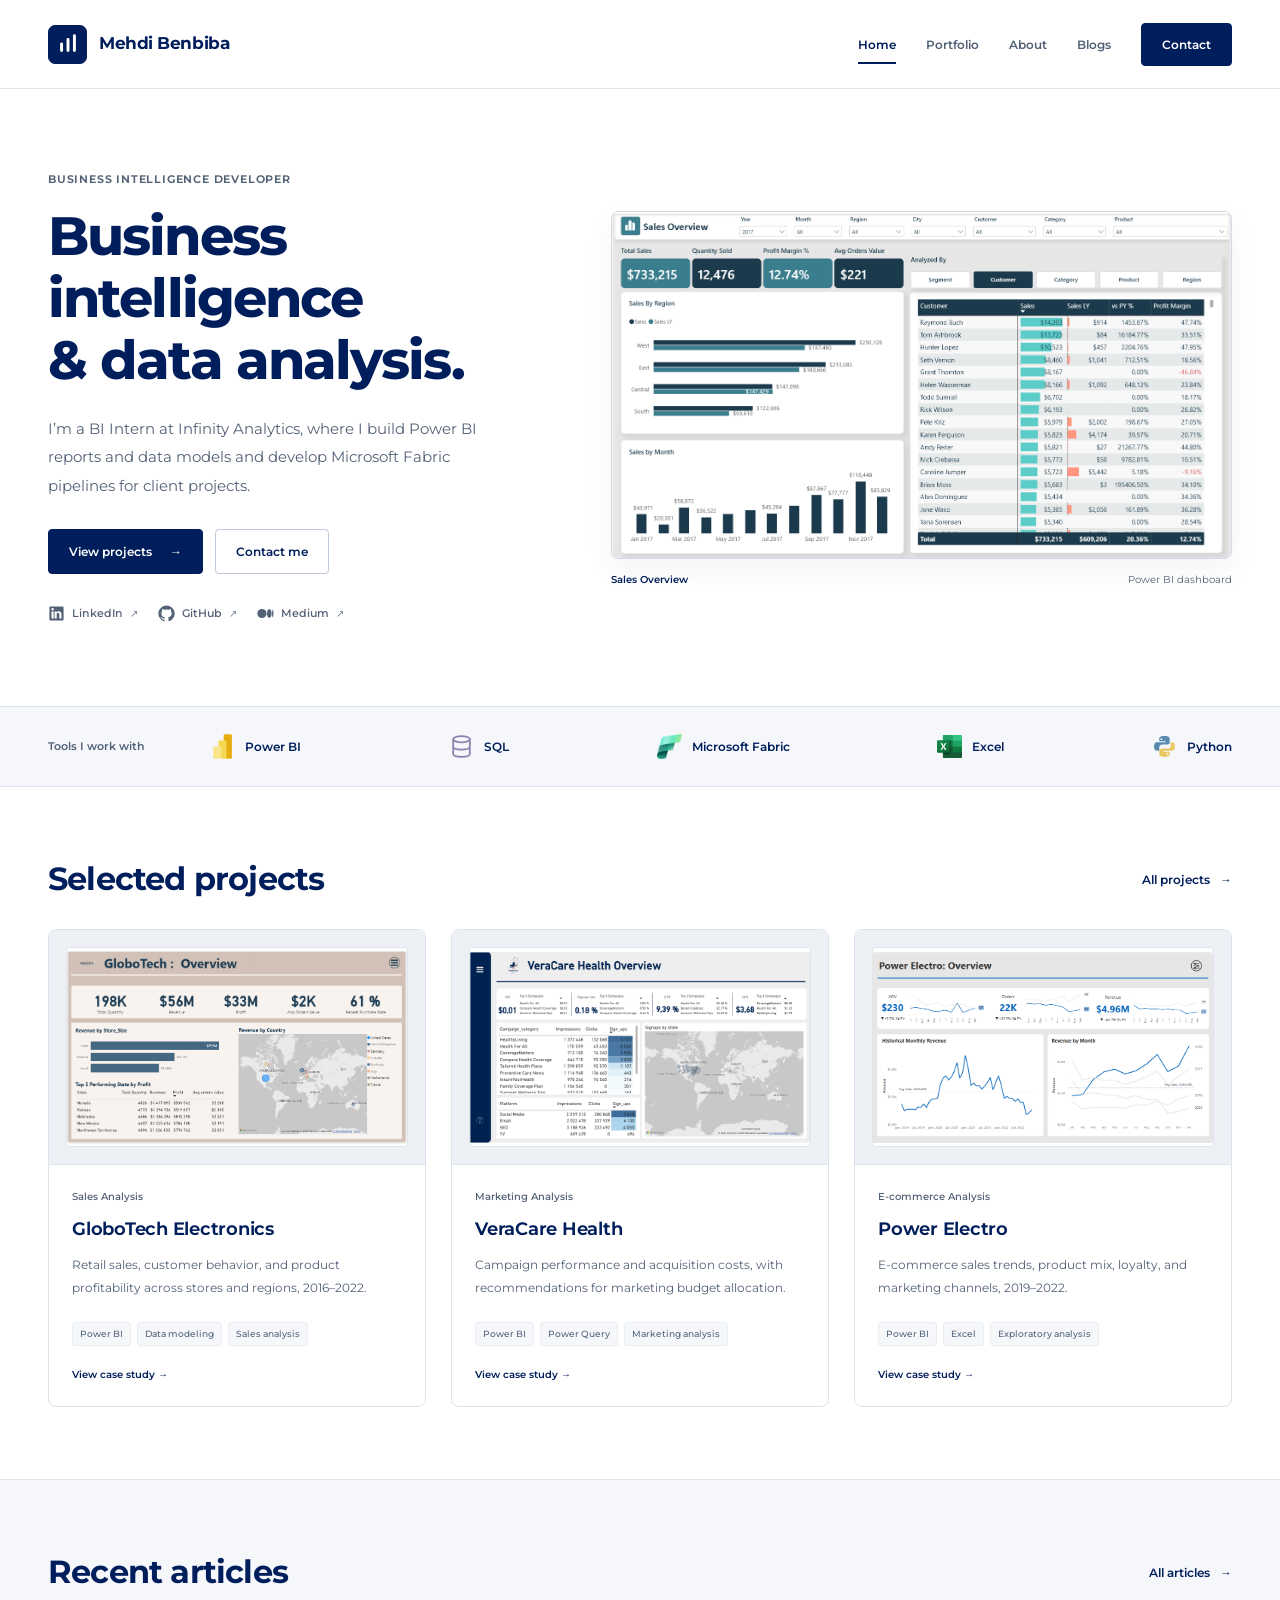
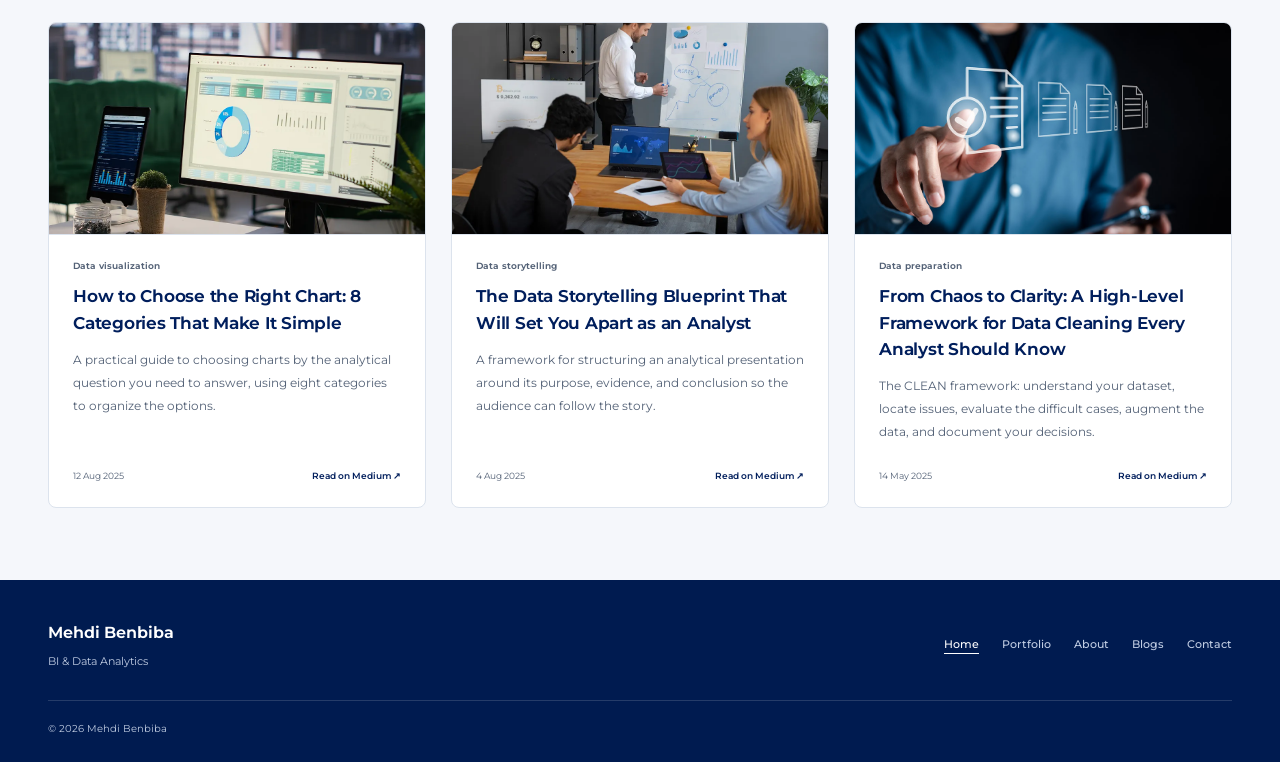
<file: index.html>
<!DOCTYPE html>
<html lang="en">
<head>
  <meta charset="UTF-8">
  <meta name="viewport" content="width=device-width, initial-scale=1">
  <meta name="description" content="Mehdi Benbiba, Business Intelligence Developer. Power BI reports, data models, and Microsoft Fabric pipelines.">
  <meta name="theme-color" content="#001e5c">
  <title>Business Intelligence Developer | Mehdi Benbiba</title>
  <link rel="icon" href="assets/icons/favicon.svg" type="image/svg+xml">
  <link rel="preload" href="assets/fonts/montserrat-latin.woff2" as="font" type="font/woff2" crossorigin>
  <link rel="stylesheet" href="assets/css/styles.css">
</head>
<body id="top" data-page="index">
  <a class="skip" href="#main">Skip to content</a>
  <header class="site-header">
    <div class="header wrap">
      <a class="brand" href="index.html" aria-label="Mehdi Benbiba, home"><span class="brand-mark" aria-hidden="true"><svg viewBox="0 0 24 24" width="22" height="22" fill="none"><path d="M5 19v-7m7 7V7m7 12V3" stroke="currentColor" stroke-width="3.2" stroke-linecap="round"/></svg></span><span data-content="name">Mehdi Benbiba</span></a>
      <button class="menu-toggle" type="button" aria-expanded="false" aria-controls="primary-navigation"><span>Menu</span><svg viewBox="0 0 24 24" width="20" height="20" aria-hidden="true"><path d="M4 7h16M4 12h16M4 17h16" stroke="currentColor" stroke-width="1.7" fill="none"/></svg></button>
      <nav class="top-nav" id="primary-navigation" aria-label="Main navigation"><a href="index.html" aria-current="page">Home</a><a href="portfolio.html">Portfolio</a><a href="about.html">About</a><a href="blogs.html">Blogs</a><a href="contact.html">Contact</a></nav>
    </div>
  </header>
  <main id="main" tabindex="-1">
<section class="hero wrap"><div class="hero-copy"><p class="eyebrow" data-content="role">Business Intelligence Developer</p><h1>Business intelligence<br>&amp; data analysis.</h1><p class="hero-description" data-content="intro"></p><div class="actions"><a class="btn btn-primary" href="portfolio.html">View projects <span aria-hidden="true">→</span></a><a class="btn btn-secondary" href="contact.html">Contact me</a></div><div class="public-socials" data-social-links></div></div><figure class="hero-dashboard"><button class="dashboard-zoom" type="button" aria-label="Enlarge Sales Overview dashboard"><img src="assets/images/sales-overview.png" alt="Sales Overview Power BI dashboard" fetchpriority="high" width="1447" height="810"><span class="zoom-label"><svg width="16" height="16" viewBox="0 0 24 24" fill="none" stroke="currentColor" stroke-width="1.6" aria-hidden="true"><path d="M8 3H3v5m13-5h5v5M3 16v5h5m13-5v5h-5"/></svg>View full size</span></button><figcaption><span>Sales Overview</span><span>Power BI dashboard</span></figcaption></figure></section>
<section class="tools-section" id="tools" aria-labelledby="tools-title"><div class="wrap tools-inner"><h2 id="tools-title">Tools I work with</h2><div class="stack"><div class="stack-item"><img class="tool-icon" src="assets/icons/power-bi.png" alt="">Power BI</div><div class="stack-item"><img class="tool-icon" src="assets/icons/sql.svg" alt="">SQL</div><div class="stack-item"><img class="tool-icon" src="assets/icons/fabric.png" alt="">Microsoft Fabric</div><div class="stack-item"><img class="tool-icon" src="assets/icons/excel.png" alt="">Excel</div><div class="stack-item"><img class="tool-icon" src="assets/icons/python.svg" alt="">Python</div></div></div></section>
<section class="section wrap"><div class="section-heading"><h2>Selected projects</h2><a class="text-link" href="portfolio.html">All projects <span aria-hidden="true">→</span></a></div><div class="projects" data-project-grid="featured"></div></section>
<section class="writing-section"><div class="section wrap"><div class="section-heading"><h2>Recent articles</h2><a class="text-link" href="blogs.html">All articles <span aria-hidden="true">→</span></a></div><div class="blog-grid" data-blog-grid="featured"></div></div></section>
    <noscript><p class="wrap empty-state">Enable JavaScript to view the saved portfolio content.</p></noscript>
  </main>
  <footer class="site-footer"><div class="wrap footer-inner"><div><a class="footer-name" href="index.html" data-content="name">Mehdi Benbiba</a><p>BI &amp; Data Analytics</p></div><nav class="footer-nav" aria-label="Footer navigation"><a href="index.html" aria-current="page">Home</a><a href="portfolio.html">Portfolio</a><a href="about.html">About</a><a href="blogs.html">Blogs</a><a href="contact.html">Contact</a></nav></div><div class="wrap footer-bottom"><span>© 2026 <span data-content="name">Mehdi Benbiba</span></span><a href="editor.html" data-editor-link hidden>Portfolio editor</a></div></footer>
<dialog class="dialog" id="project-dialog" aria-labelledby="project-dialog-title"><div class="dialog-header"><div><div class="eyebrow" id="project-dialog-category"></div><h2 id="project-dialog-title"></h2></div><button class="close-dialog" aria-label="Close case study" type="button">×</button></div><div id="project-dialog-content"></div></dialog><dialog class="dialog dashboard-dialog" id="dashboard-dialog" aria-labelledby="dashboard-dialog-title"><div class="dialog-header"><h2 id="dashboard-dialog-title">Sales Overview</h2><button class="close-dialog" aria-label="Close dashboard preview" type="button">×</button></div><img class="full-dashboard" src="assets/images/sales-overview.png" alt="Sales Overview dashboard with sales, quantity, margin, regional comparisons, and customer performance."></dialog>
  <script src="assets/js/content-data.js"></script>
  <script src="assets/js/main.js" defer></script>
  
</body>
</html>
</file>
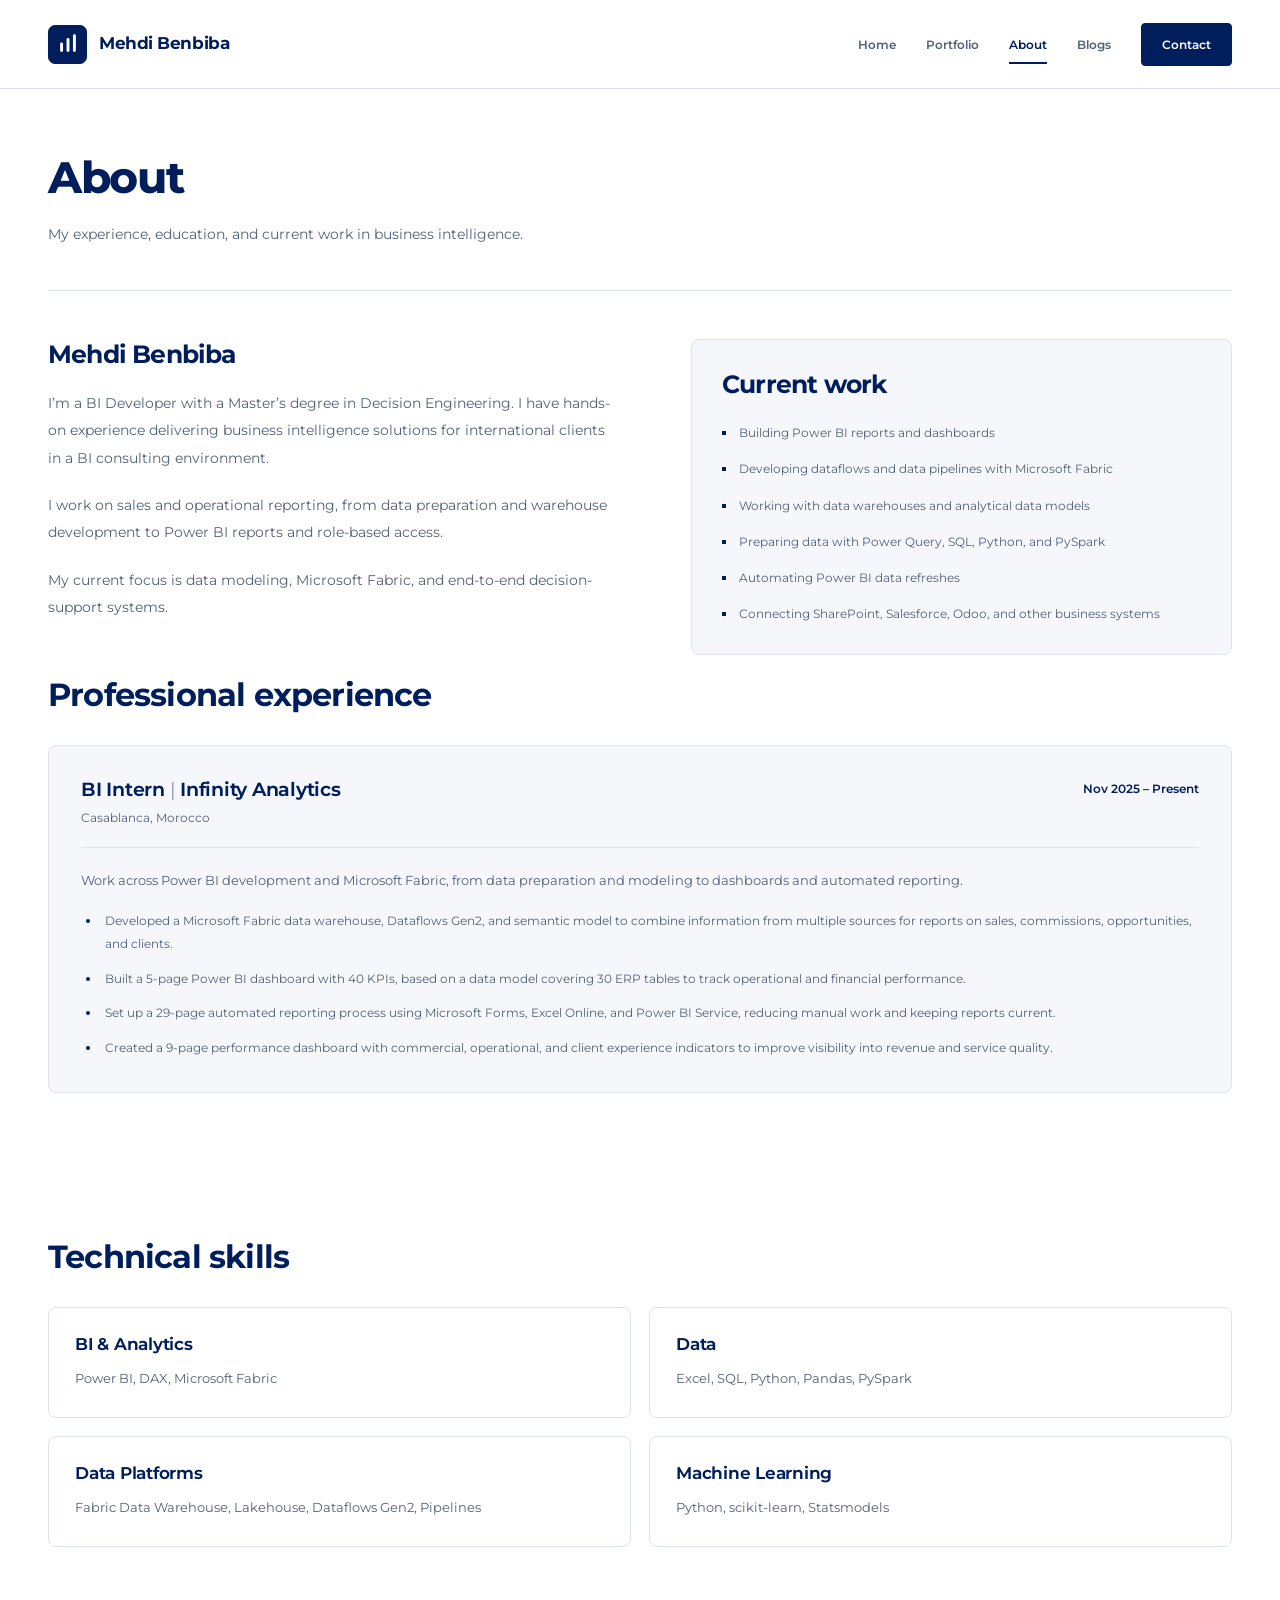
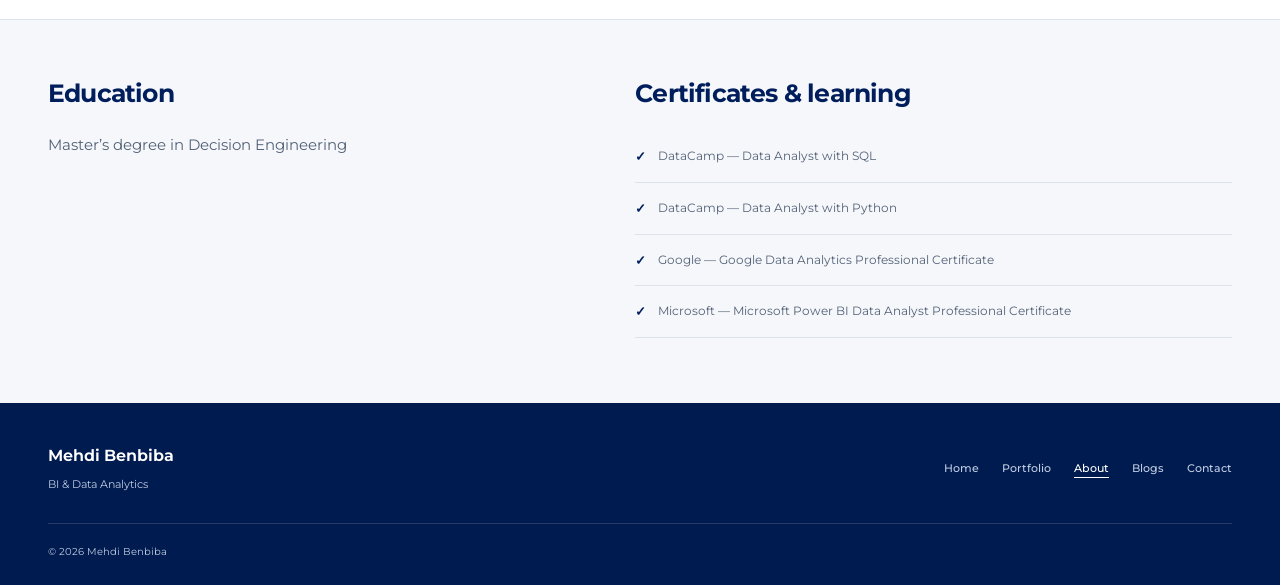
<file: about.html>
<!DOCTYPE html>
<html lang="en">
<head>
  <meta charset="UTF-8">
  <meta name="viewport" content="width=device-width, initial-scale=1">
  <meta name="description" content="Mehdi Benbiba’s BI consulting experience, Master’s in Decision Engineering, technical skills, and professional certificates.">
  <meta name="theme-color" content="#001e5c">
  <title>About | Mehdi Benbiba</title>
  <link rel="icon" href="assets/icons/favicon.svg" type="image/svg+xml">
  <link rel="preload" href="assets/fonts/montserrat-latin.woff2" as="font" type="font/woff2" crossorigin>
  <link rel="stylesheet" href="assets/css/styles.css">
</head>
<body id="top" data-page="about">
  <a class="skip" href="#main">Skip to content</a>
  <header class="site-header">
    <div class="header wrap">
      <a class="brand" href="index.html" aria-label="Mehdi Benbiba, home"><span class="brand-mark" aria-hidden="true"><svg viewBox="0 0 24 24" width="22" height="22" fill="none"><path d="M5 19v-7m7 7V7m7 12V3" stroke="currentColor" stroke-width="3.2" stroke-linecap="round"/></svg></span><span data-content="name">Mehdi Benbiba</span></a>
      <button class="menu-toggle" type="button" aria-expanded="false" aria-controls="primary-navigation"><span>Menu</span><svg viewBox="0 0 24 24" width="20" height="20" aria-hidden="true"><path d="M4 7h16M4 12h16M4 17h16" stroke="currentColor" stroke-width="1.7" fill="none"/></svg></button>
      <nav class="top-nav" id="primary-navigation" aria-label="Main navigation"><a href="index.html">Home</a><a href="portfolio.html">Portfolio</a><a href="about.html" aria-current="page">About</a><a href="blogs.html">Blogs</a><a href="contact.html">Contact</a></nav>
    </div>
  </header>
  <main id="main" tabindex="-1">
<section class="page-intro wrap"><h1>About</h1><p>My experience, education, and current work in business intelligence.</p></section><section class="about-section wrap"><div class="about-grid"><div class="about-intro"><h2 data-content="name">Mehdi Benbiba</h2><div data-content="about" data-paragraphs></div><p data-content="focus"></p></div><aside class="current-work"><h2>Current work</h2><ul class="work-list" data-work-list></ul></aside></div></section><section class="section wrap experience-section" aria-labelledby="experience-title">
  <div class="section-heading"><h2 id="experience-title">Professional experience</h2></div>
  <article class="experience-card">
    <header class="experience-header">
      <div>
        <h3>BI Intern <span class="experience-separator">|</span> Infinity Analytics</h3>
        <p class="experience-company-meta">Casablanca, Morocco</p>
      </div>
      <p class="experience-date"><time datetime="2025-11">Nov 2025</time> – Present</p>
    </header>
    <p class="experience-summary">Work across Power BI development and Microsoft Fabric, from data preparation and modeling to dashboards and automated reporting.</p>
    <ul class="experience-highlights">
      <li>Developed a Microsoft Fabric data warehouse, Dataflows Gen2, and semantic model to combine information from multiple sources for reports on sales, commissions, opportunities, and clients.</li>
      <li>Built a 5-page Power BI dashboard with 40 KPIs, based on a data model covering 30 ERP tables to track operational and financial performance.</li>
      <li>Set up a 29-page automated reporting process using Microsoft Forms, Excel Online, and Power BI Service, reducing manual work and keeping reports current.</li>
      <li>Created a 9-page performance dashboard with commercial, operational, and client experience indicators to improve visibility into revenue and service quality.</li>
    </ul>
  </article>
</section><section class="section wrap"><div class="section-heading"><h2>Technical skills</h2></div><div class="skill-grid" data-skills></div></section><section class="qualifications-section"><div class="wrap qualifications-grid"><div><h2>Education</h2><p class="education-text" data-content="education"></p></div><div><h2>Certificates &amp; learning</h2><div data-certifications></div></div></div></section>
    <noscript><p class="wrap empty-state">Enable JavaScript to view the saved portfolio content.</p></noscript>
  </main>
  <footer class="site-footer"><div class="wrap footer-inner"><div><a class="footer-name" href="index.html" data-content="name">Mehdi Benbiba</a><p>BI &amp; Data Analytics</p></div><nav class="footer-nav" aria-label="Footer navigation"><a href="index.html">Home</a><a href="portfolio.html">Portfolio</a><a href="about.html" aria-current="page">About</a><a href="blogs.html">Blogs</a><a href="contact.html">Contact</a></nav></div><div class="wrap footer-bottom"><span>© 2026 <span data-content="name">Mehdi Benbiba</span></span><a href="editor.html" data-editor-link hidden>Portfolio editor</a></div></footer>

  <script src="assets/js/content-data.js"></script>
  <script src="assets/js/main.js" defer></script>
  
</body>
</html>
</file>
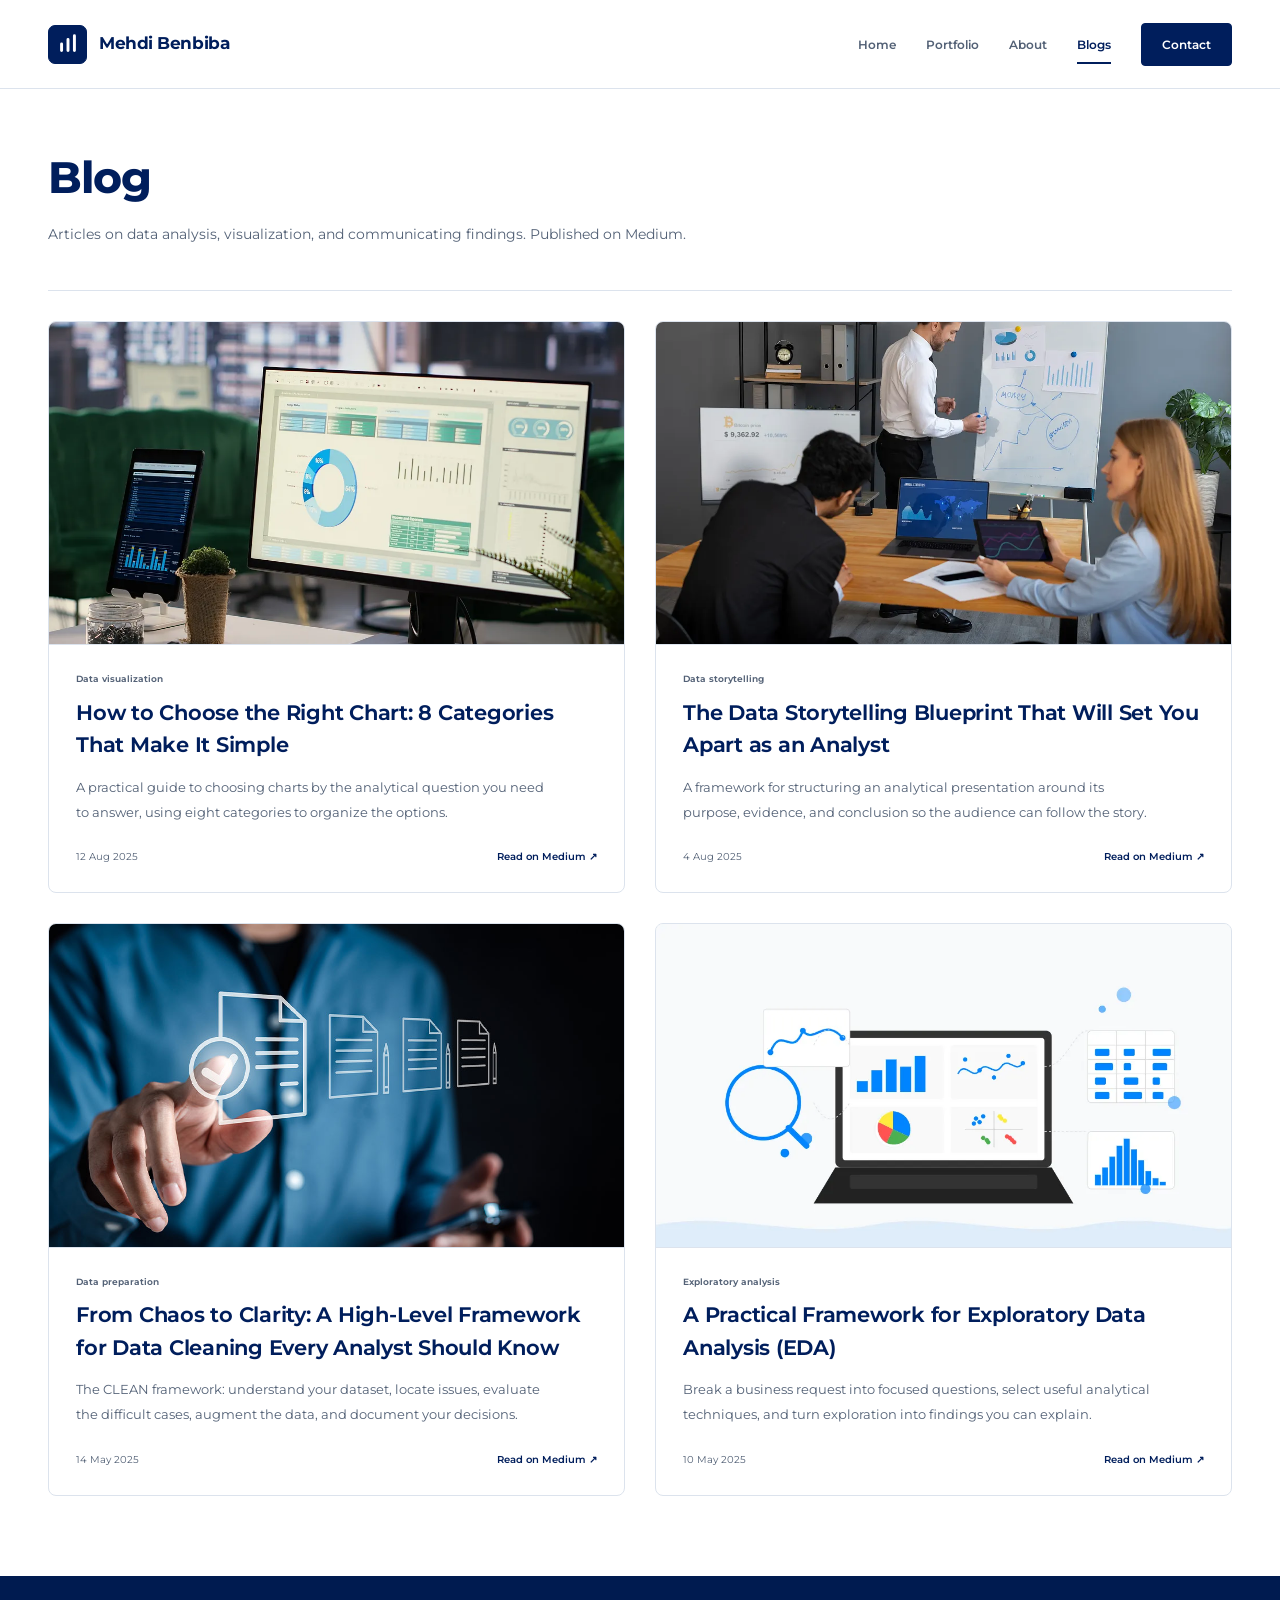
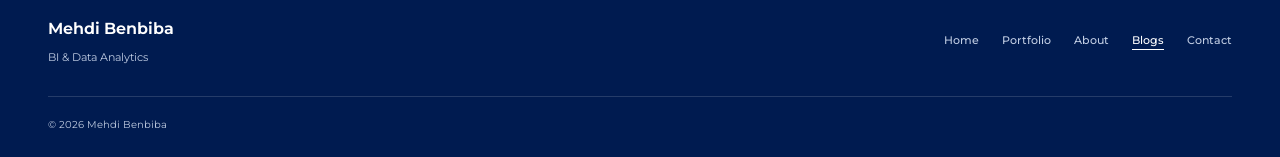
<file: blogs.html>
<!DOCTYPE html>
<html lang="en">
<head>
  <meta charset="UTF-8">
  <meta name="viewport" content="width=device-width, initial-scale=1">
  <meta name="description" content="Mehdi Benbiba’s articles on chart selection, storytelling, data cleaning, and exploratory data analysis.">
  <meta name="theme-color" content="#001e5c">
  <title>Blog | Mehdi Benbiba</title>
  <link rel="icon" href="assets/icons/favicon.svg" type="image/svg+xml">
  <link rel="preload" href="assets/fonts/montserrat-latin.woff2" as="font" type="font/woff2" crossorigin>
  <link rel="stylesheet" href="assets/css/styles.css">
</head>
<body id="top" data-page="blogs">
  <a class="skip" href="#main">Skip to content</a>
  <header class="site-header">
    <div class="header wrap">
      <a class="brand" href="index.html" aria-label="Mehdi Benbiba, home"><span class="brand-mark" aria-hidden="true"><svg viewBox="0 0 24 24" width="22" height="22" fill="none"><path d="M5 19v-7m7 7V7m7 12V3" stroke="currentColor" stroke-width="3.2" stroke-linecap="round"/></svg></span><span data-content="name">Mehdi Benbiba</span></a>
      <button class="menu-toggle" type="button" aria-expanded="false" aria-controls="primary-navigation"><span>Menu</span><svg viewBox="0 0 24 24" width="20" height="20" aria-hidden="true"><path d="M4 7h16M4 12h16M4 17h16" stroke="currentColor" stroke-width="1.7" fill="none"/></svg></button>
      <nav class="top-nav" id="primary-navigation" aria-label="Main navigation"><a href="index.html">Home</a><a href="portfolio.html">Portfolio</a><a href="about.html">About</a><a href="blogs.html" aria-current="page">Blogs</a><a href="contact.html">Contact</a></nav>
    </div>
  </header>
  <main id="main" tabindex="-1">
<section class="page-intro wrap"><h1>Blog</h1><p>Articles on data analysis, visualization, and communicating findings. Published on Medium.</p></section><section class="collection-section wrap"><div class="collection-bar blog-actions"><span></span><a class="btn btn-secondary owner-action" data-editor-link href="editor.html?new=blog" hidden>+ Add article</a></div><div class="blog-grid" data-blog-grid="all"></div></section>
    <noscript><p class="wrap empty-state">Enable JavaScript to view the saved portfolio content.</p></noscript>
  </main>
  <footer class="site-footer"><div class="wrap footer-inner"><div><a class="footer-name" href="index.html" data-content="name">Mehdi Benbiba</a><p>BI &amp; Data Analytics</p></div><nav class="footer-nav" aria-label="Footer navigation"><a href="index.html">Home</a><a href="portfolio.html">Portfolio</a><a href="about.html">About</a><a href="blogs.html" aria-current="page">Blogs</a><a href="contact.html">Contact</a></nav></div><div class="wrap footer-bottom"><span>© 2026 <span data-content="name">Mehdi Benbiba</span></span><a href="editor.html" data-editor-link hidden>Portfolio editor</a></div></footer>

  <script src="assets/js/content-data.js"></script>
  <script src="assets/js/main.js" defer></script>
  
</body>
</html>
</file>
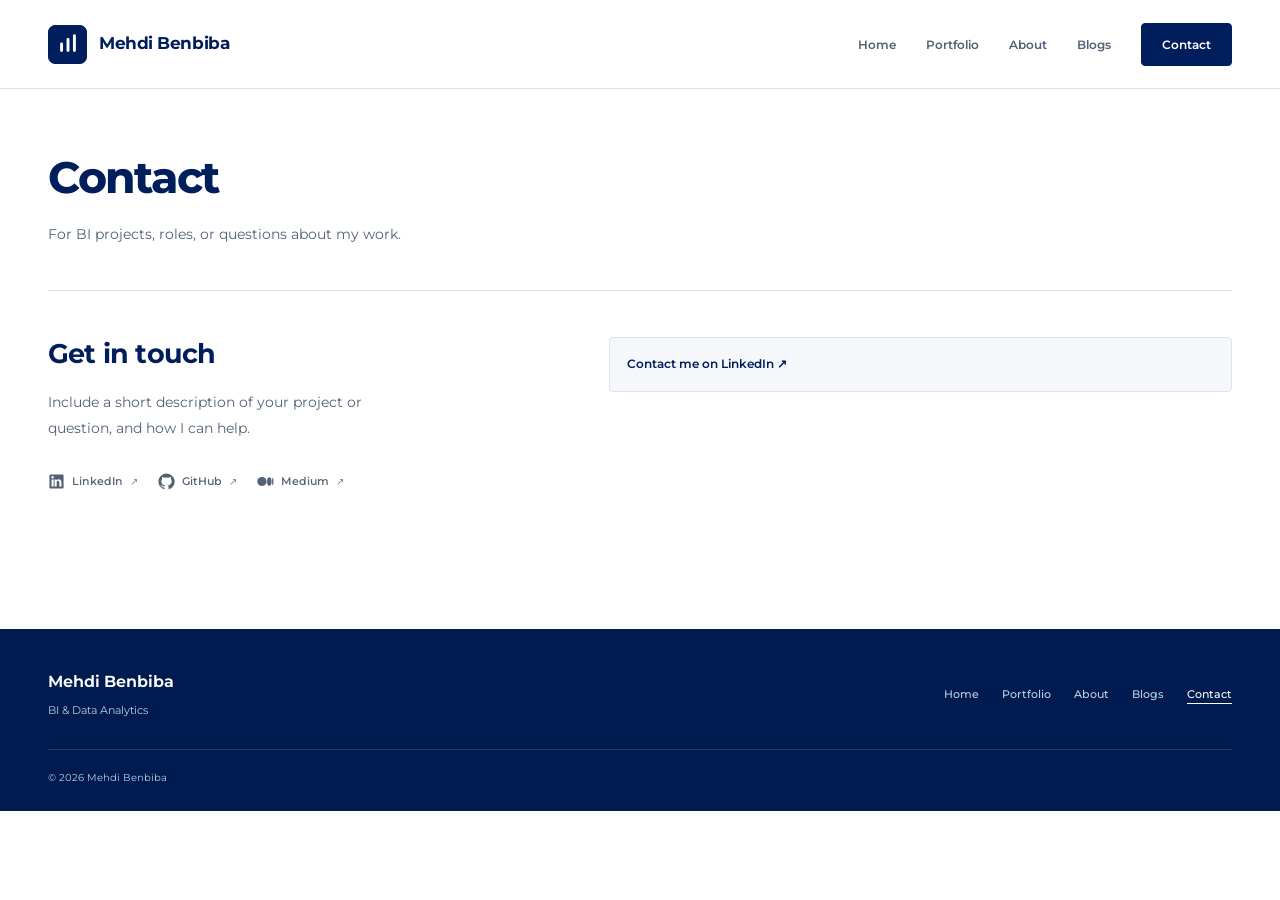
<file: contact.html>
<!DOCTYPE html>
<html lang="en">
<head>
  <meta charset="UTF-8">
  <meta name="viewport" content="width=device-width, initial-scale=1">
  <meta name="description" content="Contact Mehdi Benbiba about business intelligence projects, roles, and data analysis.">
  <meta name="theme-color" content="#001e5c">
  <title>Contact | Mehdi Benbiba</title>
  <link rel="icon" href="assets/icons/favicon.svg" type="image/svg+xml">
  <link rel="preload" href="assets/fonts/montserrat-latin.woff2" as="font" type="font/woff2" crossorigin>
  <link rel="stylesheet" href="assets/css/styles.css">
</head>
<body id="top" data-page="contact">
  <a class="skip" href="#main">Skip to content</a>
  <header class="site-header">
    <div class="header wrap">
      <a class="brand" href="index.html" aria-label="Mehdi Benbiba, home"><span class="brand-mark" aria-hidden="true"><svg viewBox="0 0 24 24" width="22" height="22" fill="none"><path d="M5 19v-7m7 7V7m7 12V3" stroke="currentColor" stroke-width="3.2" stroke-linecap="round"/></svg></span><span data-content="name">Mehdi Benbiba</span></a>
      <button class="menu-toggle" type="button" aria-expanded="false" aria-controls="primary-navigation"><span>Menu</span><svg viewBox="0 0 24 24" width="20" height="20" aria-hidden="true"><path d="M4 7h16M4 12h16M4 17h16" stroke="currentColor" stroke-width="1.7" fill="none"/></svg></button>
      <nav class="top-nav" id="primary-navigation" aria-label="Main navigation"><a href="index.html">Home</a><a href="portfolio.html">Portfolio</a><a href="about.html">About</a><a href="blogs.html">Blogs</a><a href="contact.html" aria-current="page">Contact</a></nav>
    </div>
  </header>
  <main id="main" tabindex="-1">
<section class="page-intro wrap"><h1>Contact</h1><p>For BI projects, roles, or questions about my work.</p></section><section class="contact-section wrap"><div class="contact-grid"><div class="contact-copy"><h2>Get in touch</h2><p>Include a short description of your project or question, and how I can help.</p><div class="public-socials" data-social-links></div></div><form class="contact-form" id="contact-form" method="POST"><div class="field"><label for="name">Name</label><input id="name" name="name" autocomplete="name" required maxlength="100"></div><div class="field"><label for="email">Email</label><input id="email" name="email" type="email" autocomplete="email" required maxlength="200"></div><div class="field full"><label for="message">Message</label><textarea id="message" name="message" rows="6" required maxlength="5000"></textarea></div><input type="hidden" name="_subject" value="Portfolio enquiry for Mehdi Benbiba"><input type="hidden" name="_template" value="table"><div class="honeypot" aria-hidden="true"><label for="website">Leave empty</label><input id="website" name="_honey" tabindex="-1" autocomplete="off"></div><div class="field full"><p class="contact-status" id="contact-status" role="status"></p></div><div class="form-bottom"><small id="contact-privacy">Your details are used to reply to your enquiry.</small><button class="btn btn-primary" type="submit">Send message</button></div></form></div></section>
    <noscript><p class="wrap empty-state">Enable JavaScript to view the saved portfolio content.</p></noscript>
  </main>
  <footer class="site-footer"><div class="wrap footer-inner"><div><a class="footer-name" href="index.html" data-content="name">Mehdi Benbiba</a><p>BI &amp; Data Analytics</p></div><nav class="footer-nav" aria-label="Footer navigation"><a href="index.html">Home</a><a href="portfolio.html">Portfolio</a><a href="about.html">About</a><a href="blogs.html">Blogs</a><a href="contact.html" aria-current="page">Contact</a></nav></div><div class="wrap footer-bottom"><span>© 2026 <span data-content="name">Mehdi Benbiba</span></span><a href="editor.html" data-editor-link hidden>Portfolio editor</a></div></footer>

  <script src="assets/js/content-data.js"></script>
  <script src="assets/js/main.js" defer></script>
  
</body>
</html>
</file>
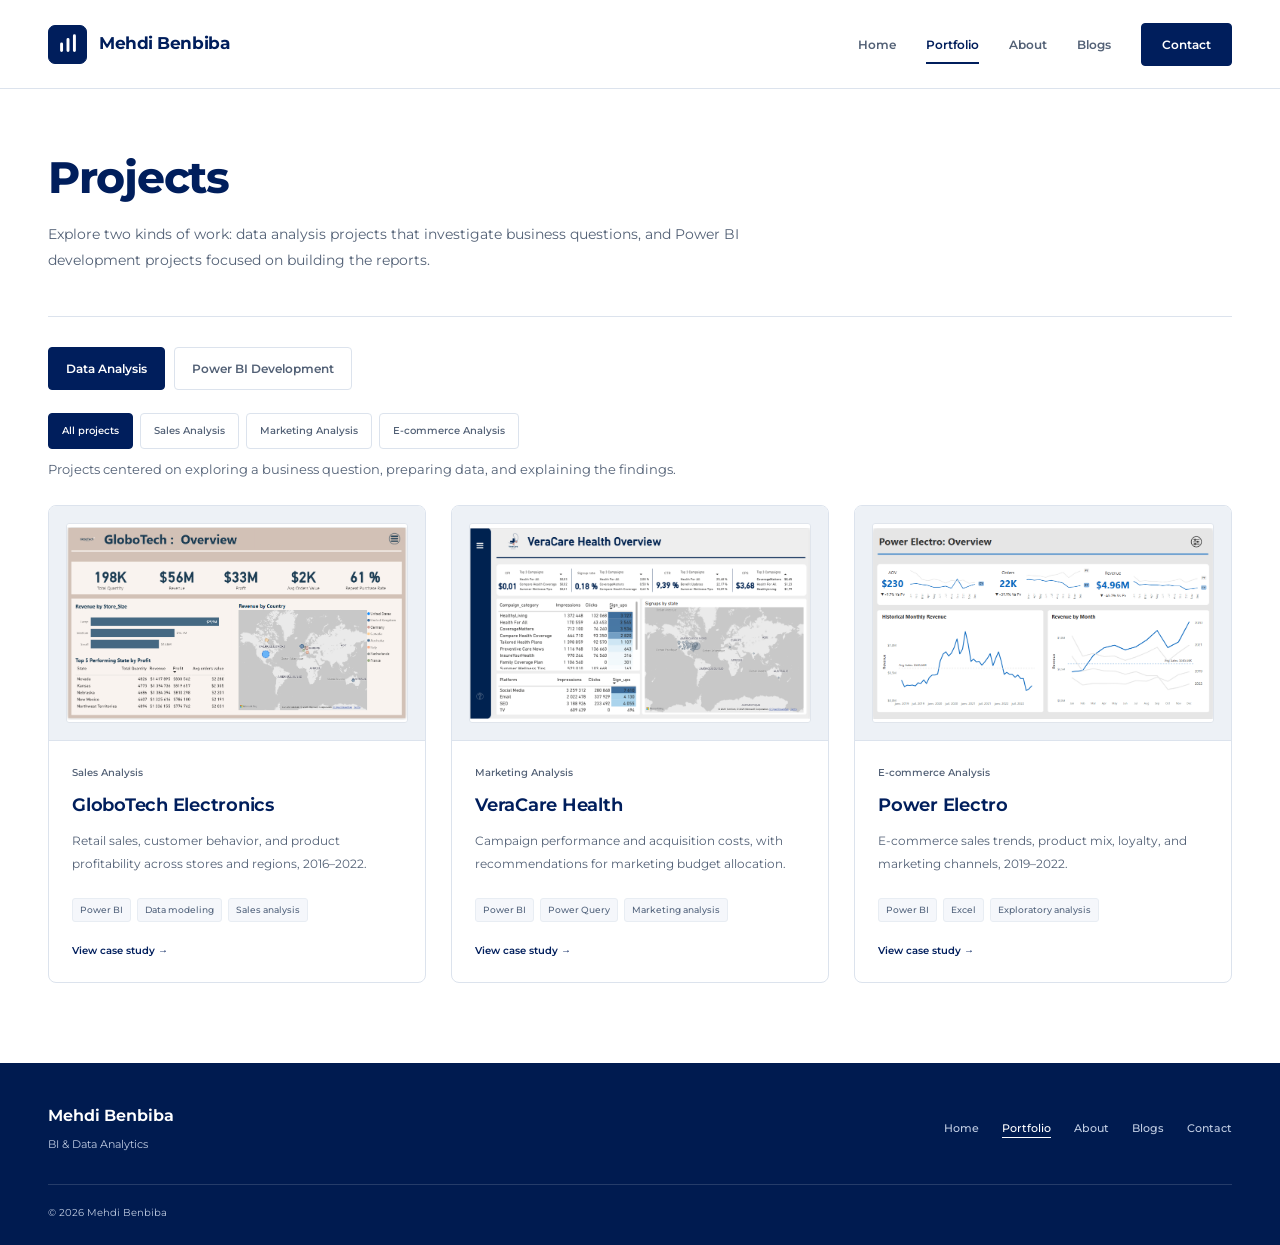
<file: portfolio.html>
<!DOCTYPE html>
<html lang="en">
<head>
  <meta charset="UTF-8">
  <meta name="viewport" content="width=device-width, initial-scale=1">
  <meta name="description" content="Power BI and analytics projects by Mehdi Benbiba, with dashboard screenshots, methods, and GitHub repositories.">
  <meta name="theme-color" content="#001e5c">
  <title>Portfolio | Mehdi Benbiba</title>
  <link rel="icon" href="assets/icons/favicon.svg" type="image/svg+xml">
  <link rel="preload" href="assets/fonts/montserrat-latin.woff2" as="font" type="font/woff2" crossorigin>
  <link rel="stylesheet" href="assets/css/styles.css">
</head>
<body id="top" data-page="portfolio">
  <a class="skip" href="#main">Skip to content</a>
  <header class="site-header">
    <div class="header wrap">
      <a class="brand" href="index.html" aria-label="Mehdi Benbiba, home"><span class="brand-mark" aria-hidden="true"><svg viewBox="0 0 24 24" width="22" height="22" fill="none"><path d="M5 19v-7m7 7V7m7 12V3" stroke="currentColor" stroke-width="3.2" stroke-linecap="round"/></svg></span><span data-content="name">Mehdi Benbiba</span></a>
      <button class="menu-toggle" type="button" aria-expanded="false" aria-controls="primary-navigation"><span>Menu</span><svg viewBox="0 0 24 24" width="20" height="20" aria-hidden="true"><path d="M4 7h16M4 12h16M4 17h16" stroke="currentColor" stroke-width="1.7" fill="none"/></svg></button>
      <nav class="top-nav" id="primary-navigation" aria-label="Main navigation"><a href="index.html">Home</a><a href="portfolio.html" aria-current="page">Portfolio</a><a href="about.html">About</a><a href="blogs.html">Blogs</a><a href="contact.html">Contact</a></nav>
    </div>
  </header>
  <main id="main" tabindex="-1">
<section class="page-intro wrap"><h1>Projects</h1><p>Explore two kinds of work: data analysis projects that investigate business questions, and Power BI development projects focused on building the reports.</p></section><section class="collection-section wrap project-collection"><div class="project-groups" data-project-groups role="group" aria-label="Project type"></div><div class="collection-bar"><div class="filters" data-project-filters role="group" aria-label="Filter projects by category"></div><a class="btn btn-secondary owner-action" data-editor-link href="editor.html?new=project" hidden>+ Add project</a></div><p class="project-group-description" data-project-group-description></p><p class="sr-only" id="filter-status" role="status"></p><div class="projects" data-project-grid="all"></div></section>
    <noscript><p class="wrap empty-state">Enable JavaScript to view the saved portfolio content.</p></noscript>
  </main>
  <footer class="site-footer"><div class="wrap footer-inner"><div><a class="footer-name" href="index.html" data-content="name">Mehdi Benbiba</a><p>BI &amp; Data Analytics</p></div><nav class="footer-nav" aria-label="Footer navigation"><a href="index.html">Home</a><a href="portfolio.html" aria-current="page">Portfolio</a><a href="about.html">About</a><a href="blogs.html">Blogs</a><a href="contact.html">Contact</a></nav></div><div class="wrap footer-bottom"><span>© 2026 <span data-content="name">Mehdi Benbiba</span></span><a href="editor.html" data-editor-link hidden>Portfolio editor</a></div></footer>
<dialog class="dialog" id="project-dialog" aria-labelledby="project-dialog-title"><div class="dialog-header"><div><div class="eyebrow" id="project-dialog-category"></div><h2 id="project-dialog-title"></h2></div><button class="close-dialog" aria-label="Close case study" type="button">×</button></div><div id="project-dialog-content"></div></dialog>
  <script src="assets/js/content-data.js"></script>
  <script src="assets/js/main.js" defer></script>
  
</body>
</html>
</file>
<file: assets/css/styles.css>
@font-face{font-family:Montserrat;src:url('../fonts/montserrat-latin.woff2') format('woff2');font-style:normal;font-weight:400 800;font-display:swap}
:root{--navy:#001e5c;--ink:#001033;--muted:#536176;--line:#dce3ed;--surface:#f5f7fb;--white:#fff;--focus:#3266b6;--danger:#a12b45;--success:#286346;--radius:8px}
*{box-sizing:border-box}
html{scroll-behavior:smooth;scroll-padding-top:110px}
body{margin:0;background:var(--white);color:var(--ink);font:15px/1.75 Montserrat,Arial,sans-serif;-webkit-font-smoothing:antialiased}
button,input,textarea{font:inherit}
button,a{-webkit-tap-highlight-color:transparent}
button{cursor:pointer}
button:disabled{cursor:default}
a{color:inherit;text-decoration:none}
button:focus-visible,a:focus-visible,input:focus-visible,textarea:focus-visible{outline:3px solid var(--focus);outline-offset:4px}
::selection{background:#dbe7fb;color:var(--navy)}
[hidden]{display:none!important}
svg,img{display:block}
img{max-width:100%}
h1,h2,h3,p,figure{margin:0}
h1,h2,h3{color:var(--navy);line-height:1.25}
h1{font-size:clamp(38px,4.2vw,56px);font-weight:750;letter-spacing:-1.9px}
h2{font-size:clamp(25px,2.5vw,32px);font-weight:700;letter-spacing:-.8px}
h3{font-size:18px;font-weight:650;letter-spacing:-.25px}
.wrap{width:min(1200px,calc(100% - 96px));margin-inline:auto}
.sr-only{position:absolute;width:1px;height:1px;overflow:hidden;clip-path:inset(50%)}
.skip{position:fixed;left:20px;top:-80px;z-index:100;background:var(--navy);color:white;border-radius:4px;padding:10px 18px}
.skip:focus{top:12px}
main{min-height:60vh}
main:focus{outline:none}
.site-header{position:sticky;top:0;z-index:30;background:#fffffffa;border-bottom:1px solid var(--line)}
.header{height:88px;display:flex;justify-content:space-between;align-items:center;gap:35px;position:relative}
.brand{display:flex;align-items:center;gap:12px;color:var(--navy);font-size:17px;font-weight:700;white-space:nowrap;letter-spacing:-.45px}
.brand-mark{display:grid;place-items:center;width:39px;height:39px;border:1px solid var(--navy);font-size:13px;font-weight:700;letter-spacing:-.8px}
.top-nav{display:flex;align-items:center;gap:30px}
.top-nav a{position:relative;color:var(--muted);font-size:12px;font-weight:600;padding:14px 0;transition:color .15s}
.top-nav a:hover,.top-nav a[aria-current=page]{color:var(--navy)}
.top-nav a[aria-current=page]:after{content:'';height:2px;position:absolute;left:0;right:0;bottom:5px;background:var(--navy)}
.top-nav a:last-child{background:var(--navy);border:1px solid var(--navy);color:white;padding:10px 20px;border-radius:4px}
.top-nav a:last-child:after{display:none}
.top-nav a:last-child:hover{background:#12346f}
.menu-toggle{display:none;align-items:center;gap:9px;background:transparent;border:1px solid var(--line);padding:8px 11px;border-radius:4px;color:var(--navy);font-size:12px;font-weight:600}
.eyebrow{font-size:11px;font-weight:650;line-height:1.5;color:var(--muted);letter-spacing:.8px;text-transform:uppercase}
.hero{display:grid;grid-template-columns:.94fr 1.16fr;gap:60px;align-items:center;padding-block:82px 78px}
.hero-copy h1{margin-top:17px;line-height:1.16}
.hero-description{font-size:15px;line-height:1.9;color:var(--muted);max-width:460px;margin-top:23px}
.actions{display:flex;gap:12px;flex-wrap:wrap;margin-top:29px}
.btn{display:inline-flex;align-items:center;justify-content:center;gap:18px;min-height:45px;padding:11px 20px;border:1px solid transparent;border-radius:4px;font-size:12px;font-weight:600;line-height:1.5;transition:background .15s,border-color .15s;color:var(--navy)}
.btn-primary{background:var(--navy);border-color:var(--navy);color:var(--white)}
.btn-primary:hover{background:#173c78;border-color:#173c78}
.btn-secondary{background:var(--white);border-color:#bdc9da}
.btn-secondary:hover{border-color:var(--navy);background:var(--surface)}
.btn:disabled{background:#e1e6ee;border-color:#e1e6ee;color:#626e80}
.public-socials{display:flex;align-items:center;gap:20px;flex-wrap:wrap;margin-top:25px}
.social-link{display:inline-flex;align-items:center;gap:7px;font-size:11px;font-weight:550;color:var(--muted);padding:5px 0}
.social-link:hover{color:var(--navy)}
.social-icon{width:17px;height:17px;flex-shrink:0}
.social-arrow{font-size:10px;color:#738098}
.hero-dashboard{min-width:0}
.dashboard-zoom{position:relative;display:block;width:100%;padding:0;background:white;border:1px solid #d2dce8;border-radius:7px;overflow:hidden;box-shadow:0 12px 30px #001e5c0c;text-align:left}
.dashboard-zoom>img{width:100%;height:auto;object-fit:contain}
.zoom-label{position:absolute;right:10px;bottom:10px;display:flex;align-items:center;gap:7px;padding:7px 10px;background:#fffffff5;color:var(--navy);border:1px solid var(--line);border-radius:4px;font-size:9px;font-weight:600;opacity:0;transition:opacity .15s}
.dashboard-zoom:hover .zoom-label,.dashboard-zoom:focus-visible .zoom-label{opacity:1}
.hero-dashboard figcaption{display:flex;justify-content:space-between;gap:15px;margin-top:12px;font-size:10px;color:var(--muted)}
.hero-dashboard figcaption span:first-child{font-weight:600;color:var(--navy)}
.tools-section{background:var(--surface);border-block:1px solid var(--line)}
.tools-inner{display:flex;align-items:center;gap:65px;padding-block:27px}
.tools-inner h2{font-size:11px;font-weight:600;letter-spacing:0;white-space:nowrap;color:var(--muted)}
.stack{display:flex;align-items:center;justify-content:space-between;gap:25px;flex:1}
.stack-item{display:flex;align-items:center;gap:10px;font-size:12px;font-weight:600;color:var(--navy);white-space:nowrap}
.tool-icon{width:25px;height:25px;object-fit:contain;flex-shrink:0}
.section{padding-block:72px}
.section-heading{display:flex;align-items:center;justify-content:space-between;gap:25px;margin-bottom:30px}
.text-link{display:inline-flex;align-items:center;gap:10px;font-size:12px;font-weight:600;color:var(--navy);line-height:1.6}
.text-link:hover{text-decoration:underline;text-underline-offset:4px}
.projects{display:grid;grid-template-columns:repeat(3,minmax(0,1fr));gap:25px}
.project{display:flex;flex-direction:column;min-width:0;overflow:hidden;text-align:left;padding:0;background:white;border:1px solid var(--line);border-radius:var(--radius);color:var(--ink);transition:border-color .2s,box-shadow .2s}
.project:hover{border-color:#9cacbf;box-shadow:0 8px 20px #001e5c08}
.project-art{width:100%;aspect-ratio:16/10;display:grid;place-items:center;padding:17px;background:#edf1f6;border-bottom:1px solid var(--line);overflow:hidden}
.project-cover{width:100%;height:100%;object-fit:contain;border:1px solid #e0e5ec;background:white;border-radius:3px}
.project-cover-symbol{font-size:64px;color:#8295b3}
.project-info{padding:23px;display:flex;flex-direction:column;flex:1}
.project-category{display:flex;justify-content:space-between;align-items:center;gap:12px;font-size:10px;font-weight:550;color:var(--muted);margin-bottom:10px}
.project-category span{font-size:17px;color:var(--navy)}
.project-info h3{font-size:18px;line-height:1.5}
.project-info p{font-size:12px;line-height:1.9;color:var(--muted);margin-top:11px;margin-bottom:23px}
.tags{display:flex;gap:6px;flex-wrap:wrap;margin-top:auto}
.tags span{font-size:9px;font-weight:500;background:var(--surface);color:#53647d;border:1px solid #e8edf3;padding:3px 7px;border-radius:3px;line-height:1.7}
.writing-section{background:var(--surface);border-top:1px solid var(--line)}
.blog-grid{display:grid;grid-template-columns:repeat(3,minmax(0,1fr));gap:25px}
.blog-card{display:flex;flex-direction:column;min-width:0;overflow:hidden;border:1px solid var(--line);border-radius:var(--radius);background:white;transition:border-color .2s,box-shadow .2s}
.blog-card:hover{border-color:#9cacbf;box-shadow:0 8px 20px #001e5c08}
.blog-art{position:relative;aspect-ratio:16/9;display:grid;place-items:center;overflow:hidden;background:#edf1f6;border-bottom:1px solid var(--line)}
.blog-cover{position:absolute;inset:0;width:100%;height:100%;object-fit:cover}
.blog-art-label,.blog-art-bottom{display:none}
.blog-art-symbol{color:#8195b4;font-size:70px}
.blog-card-copy{display:flex;flex-direction:column;flex:1;padding:24px}
.blog-card-copy .eyebrow{font-size:9px;letter-spacing:0;text-transform:none;margin-bottom:11px}
.blog-card h3{font-size:17px;line-height:1.55;font-weight:650}
.blog-card p{font-size:12px;line-height:1.9;color:var(--muted);margin-top:13px;margin-bottom:24px}
.blog-meta{display:flex;justify-content:space-between;align-items:end;gap:12px;margin-top:auto;font-size:9px;color:var(--muted);line-height:1.7}
.blog-meta span{color:var(--navy);font-weight:600}
.page-intro{padding-block:61px 42px;border-bottom:1px solid var(--line)}
.page-intro h1{font-size:44px;letter-spacing:-1.3px}
.page-intro>p{max-width:760px;color:var(--muted);font-size:14px;margin-top:17px;line-height:1.85}
.collection-section{padding-block:30px 80px}
.collection-bar{display:flex;justify-content:space-between;align-items:center;gap:25px;margin-bottom:28px}
.filters{display:flex;gap:7px;flex-wrap:wrap}
.filter{border:1px solid var(--line);background:white;color:var(--muted);border-radius:4px;padding:9px 13px;font-size:10px;font-weight:550;line-height:1.6}
.filter[aria-pressed=true]{background:var(--navy);color:white;border-color:var(--navy)}
.filter:hover:not([aria-pressed=true]){border-color:#9cacbf;color:var(--navy)}
.owner-action{font-size:10px;min-height:38px;padding:8px 13px;white-space:nowrap}
[data-page=blogs] .blog-grid{grid-template-columns:repeat(2,minmax(0,1fr));gap:30px}
[data-page=blogs] .blog-card h3{font-size:21px}
[data-page=blogs] .blog-card p{font-size:13px;max-width:470px}
[data-page=blogs] .blog-meta{font-size:10px}
[data-page=blogs] .blog-card-copy{padding:27px}
.blog-actions{min-height:0;margin-bottom:24px}
.blog-actions:has(.owner-action[hidden]){display:none}
.about-section{padding-top:48px}
.about-grid{display:grid;grid-template-columns:1.05fr 1fr;gap:75px;align-items:start}
.about-intro h2,.current-work h2{font-size:25px}
.about-intro p{font-size:14px;line-height:1.95;color:var(--muted);margin-top:20px}
.current-work{padding:29px 30px;background:var(--surface);border:1px solid var(--line);border-radius:var(--radius)}
.work-list{list-style:none;display:grid;gap:14px;padding:0;margin:22px 0 0}
.work-list li{position:relative;padding-left:17px;font-size:12px;line-height:1.85;color:var(--muted)}
.work-list li:before{content:'';position:absolute;left:0;top:9px;width:4px;height:4px;background:var(--navy)}
.skill-grid{display:grid;grid-template-columns:repeat(2,minmax(0,1fr));gap:18px}
.skill-card{padding:26px;border:1px solid var(--line);border-radius:var(--radius)}
.skill-card .step-num{display:none}
.skill-card h3{font-size:17px}
.skill-card p{font-size:13px;line-height:1.9;color:var(--muted);margin-top:11px}
.qualifications-section{background:var(--surface);border-top:1px solid var(--line);padding-block:58px 65px}
.qualifications-grid{display:grid;grid-template-columns:1fr 1.2fr;gap:90px}
.qualifications-grid h2{font-size:25px;margin-bottom:22px}
.education-text{font-size:15px;color:var(--muted);max-width:330px;line-height:1.8}
.qualification{display:flex;gap:12px;align-items:start;padding-block:14px;border-bottom:1px solid var(--line)}
.qualification p{font-size:12px;line-height:1.85;color:var(--muted)}
.qualification-icon{font-size:13px;font-weight:600;color:var(--navy)}
.contact-section{padding-block:46px 90px}
.contact-grid{display:grid;grid-template-columns:.85fr 1.15fr;gap:100px;align-items:start}
.contact-copy h2{font-size:27px}
.contact-copy p{font-size:14px;line-height:1.9;color:var(--muted);margin-top:18px;max-width:340px}
.contact-form,.editor-form-grid{display:grid;grid-template-columns:1fr 1fr;gap:20px}
.field{display:flex;flex-direction:column;gap:8px;min-width:0}
.full,.form-bottom{grid-column:1/-1}
.field label{font-size:12px;font-weight:600;color:var(--ink)}
.field input,.field textarea{width:100%;border:1px solid #bdc9da;background:white;border-radius:4px;color:var(--ink);font-size:13px;padding:12px 13px;line-height:1.65;transition:border-color .15s}
.field input:hover,.field textarea:hover{border-color:#8092b0}
.field input::placeholder,.field textarea::placeholder{color:#7d8798}
.field textarea{resize:vertical;min-height:105px}
.field input[type=file]{font-size:11px;padding:10px}
.field small{font-size:11px;color:var(--muted);line-height:1.8}
.form-bottom{display:flex;align-items:center;justify-content:space-between;gap:22px}
.form-bottom small{font-size:10px;color:var(--muted);line-height:1.8;max-width:285px}
.contact-status{font-size:12px;line-height:1.9;color:var(--muted);padding:15px 17px;background:var(--surface);border:1px solid var(--line);border-radius:4px}
.honeypot{position:absolute;left:-9999px;width:1px;height:1px;overflow:hidden}
.site-footer{background:#001b50;color:white;padding-top:39px}
.footer-inner{display:flex;justify-content:space-between;gap:40px;align-items:center;padding-bottom:29px}
.footer-name{color:white;font-size:16px;font-weight:650}
.footer-inner p{font-size:11px;color:#c0cde3;margin-top:5px}
.footer-nav{display:flex;align-items:center;gap:23px}
.footer-nav a{font-size:11px;color:#c0cde3;font-weight:500}
.footer-nav a:hover,.footer-nav a[aria-current=page]{color:white;text-decoration:underline;text-underline-offset:5px}
.footer-bottom{border-top:1px solid #ffffff25;display:flex;justify-content:space-between;gap:25px;padding-block:19px 24px;font-size:10px;color:#becbe0}
.footer-bottom>a{color:#d5def0}
.footer-bottom>a:hover{text-decoration:underline}
.dialog{border:1px solid var(--line);border-radius:9px;padding:32px;width:calc(100% - 40px);max-width:800px;max-height:88vh;overflow:auto;color:var(--ink);background:white;box-shadow:0 22px 70px #00103330}
.dialog::backdrop{background:#0010338c}
.dialog-header{display:flex;justify-content:space-between;align-items:start;gap:23px;margin-bottom:24px}
.dialog-header h2{font-size:29px;line-height:1.35}
.dialog-header .eyebrow{font-size:10px;text-transform:none;letter-spacing:0;margin-bottom:9px}
.close-dialog{display:grid;place-items:center;width:33px;height:33px;padding:0;flex-shrink:0;border:1px solid var(--line);border-radius:4px;background:white;color:var(--navy);font-size:22px;line-height:1}
.close-dialog:hover{background:var(--surface)}
.dialog p{font-size:13px;line-height:1.95;color:var(--muted);margin-top:12px}
.dialog h3{font-size:17px;margin-top:25px}
.case-study-image{width:100%;height:auto;border:1px solid var(--line);border-radius:4px;margin-bottom:23px}
.dialog .tags{margin-top:23px}
.project-source{font-size:11px;margin-top:25px}
.dialog-actions{display:flex;gap:10px;flex-wrap:wrap;margin-top:23px}
.dashboard-dialog{max-width:1320px;padding:20px}
.dashboard-dialog .dialog-header{margin-bottom:17px;align-items:center}
.dashboard-dialog h2{font-size:22px}
.full-dashboard{width:100%;height:auto}
.empty-state{grid-column:1/-1;background:var(--surface);padding:30px;border:1px solid var(--line);color:var(--muted);font-size:13px;border-radius:var(--radius)}
/* Local editor shares the public site's typography, palette, and controls. */
.editor-intro .wrap{width:100%}
.editor-intro{width:min(1200px,calc(100% - 96px));margin-inline:auto}
.editor-intro .eyebrow{margin-bottom:13px}
.editor-shell{padding-block:30px 70px}
.editor-toolbar{display:flex;justify-content:space-between;align-items:center;gap:20px;flex-wrap:wrap}
.editor-tabs{display:flex;gap:4px;background:var(--surface);border:1px solid var(--line);border-radius:5px;padding:4px}
.editor-tabs button{border:0;background:transparent;color:var(--muted);padding:9px 16px;font-size:12px;border-radius:3px;font-weight:550}
.editor-tabs button[aria-pressed=true]{background:var(--navy);color:white}
.editor-tools{display:flex;gap:7px;flex-wrap:wrap}
.small-btn{border:1px solid #c6d0de;background:white;color:var(--navy);font-size:10px;font-weight:550;border-radius:4px;padding:8px 11px;line-height:1.6}
.small-btn:hover{background:var(--surface);border-color:#8d9fb9}
.small-btn:disabled{opacity:.4}
.file-button{cursor:pointer;display:inline-flex;align-items:center}
.editor-status-bar{display:flex;justify-content:space-between;gap:20px;padding-block:19px 25px;border-bottom:1px solid var(--line);font-size:11px;color:var(--success)}
.editor-status-bar .text-link{font-size:11px}
.status-error,.form-error{color:var(--danger)!important}
.editor-list-heading{display:flex;justify-content:space-between;align-items:center;gap:25px;padding-block:28px 24px}
.editor-list-heading h2{font-size:26px}
.editor-list-heading p{font-size:12px;color:var(--muted);margin-top:8px}
.editor-list-heading .btn{font-size:11px}
.editor-entries{display:grid;gap:15px}
.editor-entry{display:grid;grid-template-columns:130px 1fr auto;gap:23px;align-items:center;padding:18px;background:white;border:1px solid var(--line);border-radius:var(--radius)}
.editor-entry-cover{height:85px;display:grid;place-items:center;padding:8px;background:var(--surface);border-radius:4px;overflow:hidden}
.editor-entry-cover img{width:100%;height:100%;object-fit:contain}
.editor-entry-cover>span{font-size:44px;color:#8a9dbb}
.editor-entry-copy{min-width:0}
.editor-entry-copy .eyebrow{display:flex;align-items:center;gap:10px;flex-wrap:wrap;font-size:9px;letter-spacing:0;text-transform:none;margin-bottom:8px}
.editor-entry-copy h3{font-size:16px;line-height:1.55}
.editor-entry-copy p{font-size:11px;color:var(--muted);line-height:1.85;margin-top:8px;max-width:540px}
.featured-badge{background:#e8eef8;border:1px solid #dce5f3;color:var(--navy);padding:2px 6px;border-radius:3px;font-size:8px}
.entry-actions{display:flex;gap:5px;flex-wrap:wrap;justify-content:end}
.remove-button{color:#88435a}
.profile-editor{display:grid;gap:23px;margin-top:28px}
.editor-card{border:1px solid var(--line);border-radius:var(--radius);background:white;padding:30px}
.editor-card h2{font-size:24px;margin-bottom:23px}
.editor-card>p{font-size:12px;line-height:1.9;color:var(--muted);margin-bottom:18px}
.profile-editor>.btn{justify-self:start}
.entry-dialog{max-width:760px}
.checkbox-field{display:flex;align-items:start;gap:10px;color:var(--muted);font-size:11px;line-height:1.8}
.checkbox-field input{margin-top:4px;accent-color:var(--navy)}
.form-error{font-size:12px;min-height:20px;margin-top:12px}
#entry-image-preview{max-width:100%;max-height:170px;object-fit:contain;align-self:start;margin-top:9px;border-radius:4px}
.setup-steps{padding-left:20px;display:grid;gap:8px;font-size:12px;line-height:1.9;color:var(--muted);margin-block:0 24px}
.activation-card{margin-top:23px}
.activation-card h3{font-size:19px;margin-bottom:14px}
.activation-card form{display:flex;gap:15px;align-items:end;flex-wrap:wrap}
.activation-card form>.field{flex:1;min-width:220px}
.activation-card .btn{font-size:10px}
#activation-status{font-size:11px;margin-top:15px}
.editor-notice{padding:30px;background:var(--surface);border:1px solid var(--line);border-radius:var(--radius)}
.editor-notice h2{font-size:27px}
.editor-notice p{font-size:13px;line-height:1.9;color:var(--muted);max-width:720px;margin-top:15px}
@media(min-width:1450px){.hero{padding-block:96px 91px}}
@media(max-width:1100px){.wrap,.editor-intro{width:calc(100% - 64px)}.hero{gap:37px}.hero-copy h1{font-size:44px}.top-nav{gap:23px}.brand{font-size:16px}.brand-mark{width:35px;height:35px}.hero-description{font-size:14px}.tools-inner{gap:35px}.stack{gap:20px}.stack-item{font-size:11px;gap:8px}.contact-grid{gap:60px}.editor-entry{grid-template-columns:110px 1fr}.entry-actions{grid-column:2;justify-content:start}.footer-nav{gap:19px}}
@media(max-width:820px){.wrap,.editor-intro{width:calc(100% - 48px)}.header{height:78px;gap:20px}.top-nav{gap:17px}.top-nav a{font-size:11px}.top-nav a:last-child{padding:9px 14px}.brand{font-size:15px;gap:9px}.brand-mark{width:32px;height:32px;font-size:11px}.hero{grid-template-columns:1fr;gap:38px;padding-block:53px}.hero-copy{max-width:610px}.hero-copy h1{font-size:48px}.hero-description{max-width:560px}.hero-dashboard{width:100%;max-width:640px;justify-self:center}.hero-dashboard figcaption{font-size:11px}.zoom-label{opacity:1}.tools-inner{flex-direction:column;gap:20px;align-items:start;padding-block:25px}.stack{width:100%;gap:22px;flex-wrap:wrap;justify-content:space-between}.stack-item{font-size:11px}.section{padding-block:55px}.projects{gap:18px}.project-info{padding:19px}.project-info h3{font-size:16px}.project-info p{font-size:11px}.project-art{padding:11px}.blog-grid{gap:18px}.blog-card-copy{padding:20px}.blog-card h3{font-size:15px}.blog-card p{font-size:11px}.blog-meta{flex-direction:column;align-items:start;gap:9px}.about-grid{grid-template-columns:1fr;gap:32px}.about-intro{max-width:680px}.current-work{max-width:680px}.qualifications-grid{gap:45px}.contact-grid{grid-template-columns:1fr;gap:35px}.contact-copy p{max-width:520px}.contact-copy .public-socials{margin-top:17px}.contact-form{max-width:650px}.footer-inner{align-items:start}.footer-nav{gap:14px;flex-wrap:wrap;justify-content:end}.footer-name{font-size:15px}.editor-toolbar{align-items:start}.editor-tabs button{font-size:11px}.editor-card{padding:24px}.page-intro{padding-top:45px}.page-intro h1{font-size:39px}.collection-section{padding-bottom:60px}.dialog{padding:27px}.dialog-header h2{font-size:26px}}
@media(max-width:640px){html{scroll-padding-top:90px}.header{height:73px}.brand{font-size:15px;gap:10px}.brand-mark{width:34px;height:34px}.menu-toggle{display:inline-flex}.top-nav{display:none;position:absolute;top:100%;left:-24px;right:-24px;background:white;border-bottom:1px solid var(--line);padding:15px 24px 23px;box-shadow:0 12px 20px #0010330a;gap:0;flex-direction:column;align-items:stretch;max-height:calc(100vh - 90px);overflow:auto}.top-nav.is-open{display:flex}.top-nav a{font-size:13px;padding:12px 9px;border-bottom:1px solid #edf0f5}.top-nav a[aria-current=page]{background:var(--surface)}.top-nav a[aria-current=page]:after{display:none}.top-nav a:last-child{margin-top:12px;text-align:center;padding:12px}.hero{padding-block:40px 43px;gap:35px}.hero-copy h1{font-size:42px;letter-spacing:-1.5px}.hero-description{font-size:13px;margin-top:20px}.eyebrow{font-size:10px}.btn{font-size:11px;padding:11px 17px;min-height:44px}.actions{gap:10px;margin-top:24px}.public-socials{gap:18px;margin-top:22px}.social-link{font-size:10px}.hero-dashboard figcaption{font-size:10px}.zoom-label{font-size:8px;padding:5px 8px;right:7px;bottom:7px}.tools-inner{gap:18px;padding-block:24px}.stack{justify-content:start;gap:21px 27px}.stack-item{font-size:11px}.tool-icon{width:22px;height:22px}.tools-inner h2{font-size:11px}.section{padding-block:45px}.section-heading{gap:18px;margin-bottom:23px}.section-heading h2{font-size:25px}.text-link{font-size:10px;gap:6px}.projects{grid-template-columns:1fr;gap:22px}.project-art{aspect-ratio:16/9;padding:17px}.project-info{padding:23px}.project-info h3{font-size:19px}.project-info p{font-size:12px}.project-category{font-size:10px}.tags span{font-size:10px}.blog-grid,[data-page=blogs] .blog-grid{grid-template-columns:1fr;gap:23px}.blog-card-copy,[data-page=blogs] .blog-card-copy{padding:24px}.blog-card h3,[data-page=blogs] .blog-card h3{font-size:19px}.blog-card p,[data-page=blogs] .blog-card p{font-size:12px}.blog-meta,[data-page=blogs] .blog-meta{flex-direction:row;align-items:end;font-size:10px}.page-intro{padding-block:34px 28px}.page-intro h1{font-size:35px;letter-spacing:-1px}.page-intro>p{font-size:13px;margin-top:14px}.collection-section{padding-block:23px 50px}.collection-bar{flex-direction:column;align-items:start;gap:18px;margin-bottom:24px}.filters{gap:7px}.filter{font-size:10px;padding:8px 10px}.blog-actions{align-items:end}.about-section{padding-top:32px}.about-intro h2,.current-work h2{font-size:24px}.about-intro p{font-size:13px;margin-top:17px}.current-work{padding:24px}.work-list li{font-size:12px}.skill-grid{grid-template-columns:1fr;gap:15px}.skill-card{padding:23px}.skill-card p{font-size:12px}.qualifications-section{padding-block:39px 45px}.qualifications-grid{grid-template-columns:1fr;gap:35px}.qualifications-grid h2{font-size:24px;margin-bottom:17px}.education-text{font-size:14px}.qualification p{font-size:12px}.contact-section{padding-block:31px 50px}.contact-copy h2{font-size:25px}.contact-copy p{font-size:13px;margin-top:15px}.contact-form{grid-template-columns:1fr;gap:19px}.contact-form>.field{grid-column:1/-1}.field label{font-size:11px}.field input,.field textarea{font-size:14px;padding:12px}.form-bottom{flex-direction:column;align-items:start;gap:18px}.form-bottom small{max-width:none;font-size:10px}.contact-status{font-size:11px;padding:13px 15px}.site-footer{padding-top:31px}.footer-inner{flex-direction:column;gap:26px;padding-bottom:26px}.footer-nav{gap:19px;justify-content:start}.footer-nav a{font-size:10px}.footer-bottom{padding-block:19px 23px;font-size:9px}.dialog{width:calc(100% - 26px);padding:22px;max-height:90vh}.dialog-header{gap:17px;margin-bottom:20px}.dialog-header h2{font-size:24px}.dialog p{font-size:12px}.dialog h3{font-size:16px}.project-source{font-size:10px}.dashboard-dialog{padding:15px}.dashboard-dialog h2{font-size:20px}.editor-intro h1{font-size:34px}.editor-shell{padding-block:24px 45px}.editor-toolbar{gap:14px}.editor-tabs{width:100%;justify-content:space-between}.editor-tabs button{padding:8px 10px;font-size:10px}.editor-tools{gap:6px}.small-btn{font-size:9px;padding:7px 9px}.editor-status-bar{flex-direction:column;gap:9px;font-size:10px;padding-block:17px 21px}.editor-status-bar .text-link{font-size:10px}.editor-list-heading{flex-direction:column;align-items:start;gap:18px;padding-block:23px}.editor-list-heading h2{font-size:25px}.editor-list-heading p{font-size:11px}.editor-entry{grid-template-columns:75px 1fr;gap:13px;padding:15px}.editor-entry-cover{height:70px;padding:5px}.editor-entry-copy h3{font-size:14px}.editor-entry-copy p{font-size:10px}.editor-entry-copy .eyebrow{font-size:8px}.entry-actions{grid-column:1/-1;justify-content:end}.editor-form-grid{grid-template-columns:1fr;gap:18px}.editor-form-grid>.field{grid-column:1/-1}.editor-card{padding:22px}.editor-card h2{font-size:23px}.editor-card>p,.setup-steps{font-size:11px}.checkbox-field{font-size:10px}.activation-card form>.field{min-width:100%}.editor-notice{padding:24px}.editor-notice h2{font-size:25px}.editor-notice p{font-size:12px}}
@media(max-width:370px){.wrap,.editor-intro{width:calc(100% - 36px)}.brand{font-size:13px}.brand-mark{width:30px;height:30px;font-size:10px}.hero-copy h1{font-size:36px}.top-nav{left:-18px;right:-18px;padding-inline:18px}.stack{gap:20px}.section-heading h2{font-size:23px}.section-heading{gap:12px}.footer-nav{gap:16px}.menu-toggle{font-size:11px;padding:7px 9px}}
@media(prefers-reduced-motion:reduce){html{scroll-behavior:auto}*,*:before,*:after{transition:none!important;animation:none!important}}
.card-action{font-size:10px;font-weight:600;color:var(--navy);margin-top:20px}.field input:disabled,.field textarea:disabled{background:var(--surface);color:var(--muted);border-color:var(--line)}
.brand-mark{background:var(--navy);color:var(--white);border-color:var(--navy);border-radius:7px}.brand-mark svg{width:22px;height:22px}@media(max-width:820px){.brand-mark svg{width:19px;height:19px}}

.experience-section{padding-top:20px}
.experience-card{padding:32px;background:var(--surface);border:1px solid var(--line);border-radius:var(--radius)}
.experience-header{display:flex;justify-content:space-between;align-items:start;gap:24px;padding-bottom:19px;border-bottom:1px solid var(--line)}
.experience-header h3{font-size:19px}
.experience-separator{color:#8793a4;font-weight:400}
.experience-company-meta{margin-top:5px;color:var(--muted);font-size:12px}
.experience-date{color:var(--navy);font-size:12px;font-weight:600;white-space:nowrap}
.experience-summary{margin-top:20px;color:var(--muted);font-size:13px;line-height:1.85}
.experience-highlights{display:grid;gap:12px;margin:18px 0 0;padding-left:20px;color:var(--muted);font-size:12px;line-height:1.9}
.experience-highlights li{padding-left:4px}
.experience-highlights li::marker{color:var(--navy)}
.project-groups{display:flex;gap:9px;flex-wrap:wrap;margin-bottom:23px}
.project-group{padding:11px 17px;border:1px solid var(--line);border-radius:4px;background:white;color:var(--muted);font-size:12px;font-weight:600;line-height:1.6;transition:background .2s,border-color .2s,color .2s}
.project-group[aria-pressed=true]{background:var(--navy);border-color:var(--navy);color:white}
.project-group:hover:not([aria-pressed=true]){border-color:#9cacbf;color:var(--navy)}
.project-group-description{margin:-5px 0 24px;color:var(--muted);font-size:13px;line-height:1.8}
.project-collection .collection-bar{margin-bottom:14px}
.project-report-embed{display:block;width:100%;aspect-ratio:600/373.5;min-height:360px;margin:24px 0;border:1px solid var(--line);border-radius:5px;background:var(--surface)}
@media(max-width:640px){.experience-card{padding:22px}.experience-header{flex-direction:column;gap:8px}.experience-date{font-size:11px}.experience-summary{font-size:12px}.experience-highlights{font-size:11px;gap:10px}.project-groups{gap:7px;margin-bottom:19px}.project-group{padding:10px 13px;font-size:11px}.project-group-description{font-size:12px;margin-bottom:20px}.project-report-embed{min-height:280px;margin:18px 0}}
</file>
